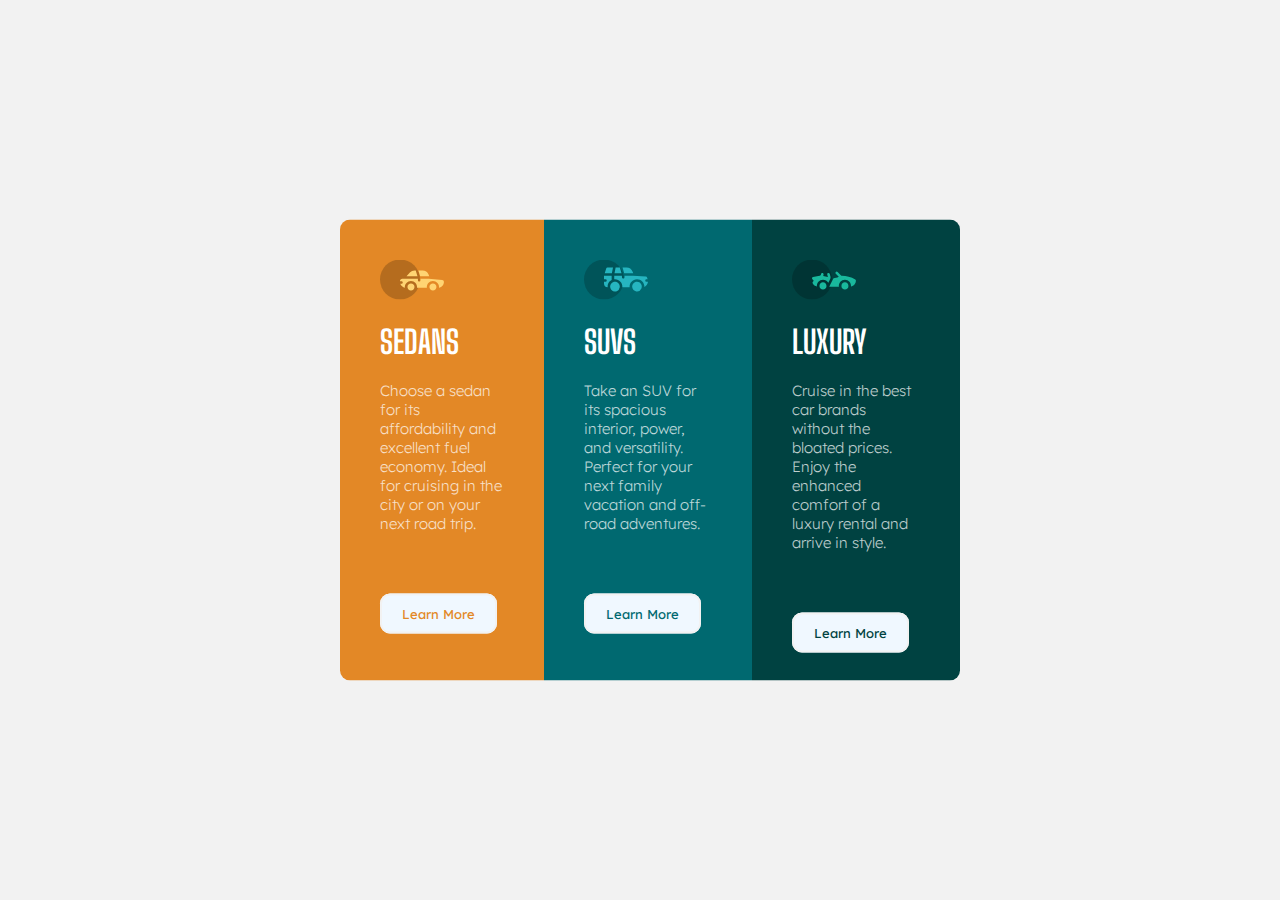
<file: fementor-newbie-github/3-column-preview-card-component-main/index.html>
<!DOCTYPE html>
<html lang="en">
  <head>
    <meta charset="UTF-8" />
    <meta name="viewport" content="width=device-width, initial-scale=1.0" />
    <!-- displays site properly based on user's device -->

    <link
      rel="icon"
      type="image/png"
      sizes="32x32"
      href="./images/favicon-32x32.png"
    />
    <link rel="stylesheet" href="style.css" />

    <title>Frontend Mentor | 3-column preview card component</title>

    <!-- Feel free to remove these styles or customise in your own stylesheet 👍 -->
    
    </style>
  </head>
  <body>
    <div class="container">
      <div class="container-1">
        <img src="images/icon-sedans.svg" alt="" />
        <h1>Sedans</h1>
        <p>
          Choose a sedan for its affordability and excellent fuel economy. Ideal
          for cruising in the city or on your next road trip.
        </p>
        <a href="">Learn More</a>
      </div>

      <div class="container-2">
        <img src="images/icon-suvs.svg" alt="" />
        <h1>SUVs</h1>
        <p>
          Take an SUV for its spacious interior, power, and versatility. Perfect
          for your next family vacation and off-road adventures.
        </p>
        <a href="">Learn More</a>
      </div>

      <div class="container-3">
        <img src="images/icon-luxury.svg" alt="" />
        <h1>Luxury</h1>
        <p>
          Cruise in the best car brands without the bloated prices. Enjoy the
          enhanced comfort of a luxury rental and arrive in style.
        </p>
        <a href="">Learn More</a>
      </div>
    </div>
  </body>
</html>
</file>
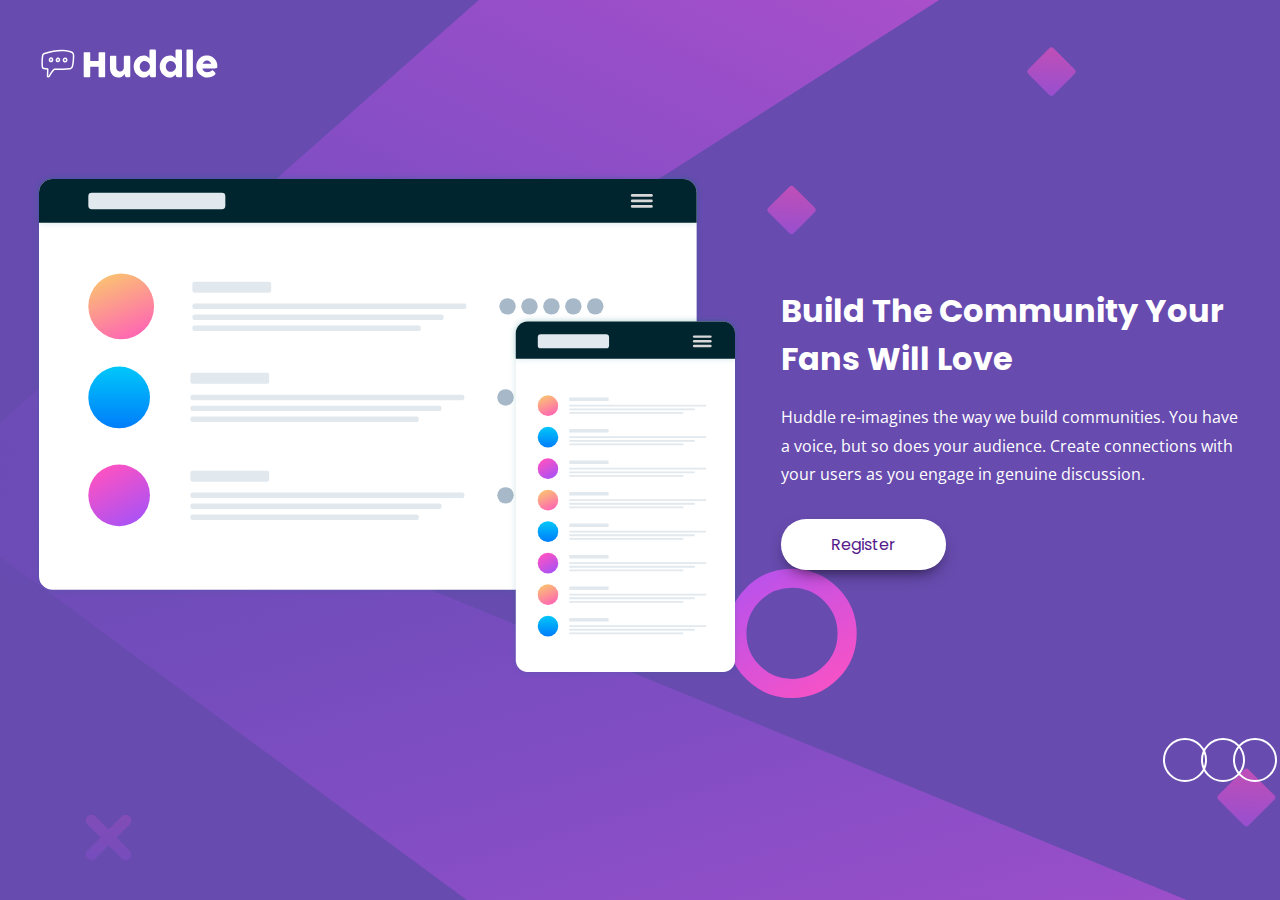
<file: fementor-newbie-github/huddle-landing-page-with-single-introductory-section-master/index.html>
<!DOCTYPE html>
<html lang="en">
  <head>
    <meta charset="UTF-8" />
    <meta name="viewport" content="width=device-width, initial-scale=1.0" />
    <!-- displays site properly based on user's device -->

    <link
      rel="icon"
      type="image/png"
      sizes="32x32"
      href="./images/favicon-32x32.png"
    />
    <link rel="stylesheet" href="style.css" />
    <link
      rel="stylesheet"
      href="https://cdnjs.cloudflare.com/ajax/libs/font-awesome/6.7.1/css/all.min.css"
      integrity="sha512-5Hs3dF2AEPkpNAR7UiOHba+lRSJNeM2ECkwxUIxC1Q/FLycGTbNapWXB4tP889k5T5Ju8fs4b1P5z/iB4nMfSQ=="
      crossorigin="anonymous"
      referrerpolicy="no-referrer"
    />
    <title>
      Frontend Mentor | Huddle landing page with single introductory section
    </title>

    <!-- Feel free to remove these styles or customise in your own stylesheet 👍 -->
    <style>
      .attribution {
        font-size: 11px;
        text-align: center;
      }
      .attribution a {
        color: hsl(228, 45%, 44%);
      }
    </style>
  </head>
  <body>
    <div class="container">
      <div class="wrapper">
        <div class="header">
          <img src="images/logo.svg" alt="" />
        </div>
        <div class="main">
          <div class="hero-img">
            <img src="images/illustration-mockups.svg" alt="" />
          </div>
          <div class="hero-text">
            <h1>Build The Community Your Fans Will Love</h1>
            <p>
              Huddle re-imagines the way we build communities. You have a voice,
              but so does your audience. Create connections with your users as
              you engage in genuine discussion.
            </p>
            <a href="">Register</a>
          </div>
        </div>
        <div class="button">
          <a href=""> <i class="fa-brands fa-facebook-f"></i></a>
          <a href="#"><i class="fa-brands fa-twitter"></i></a>
          <a href="#"><i class="fa-brands fa-instagram"></i></a>
        </div>
      </div>
    </div>
  </body>
</html>
</file>
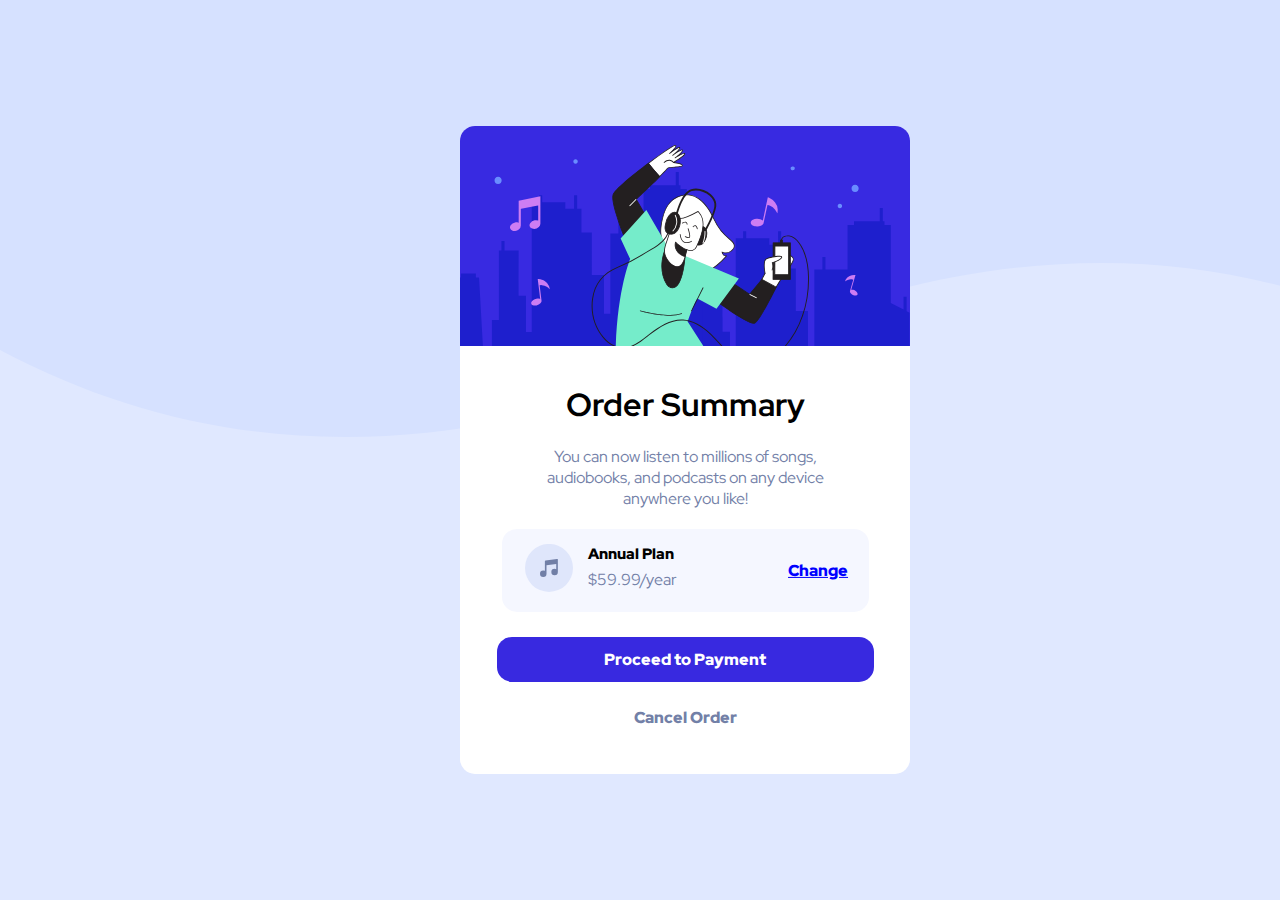
<file: fementor-newbie-github/order-summary-luyen-tap-3/index.html>
<!DOCTYPE html>
<html lang="en">
  <head>
    <meta charset="UTF-8" />
    <meta name="viewport" content="width=device-width, initial-scale=1.0" />
    <!-- displays site properly based on user's device -->

    <link
      rel="icon"
      type="image/png"
      sizes="32x32"
      href="./images/favicon-32x32.png"
    />
    <link rel="stylesheet" href="style.css" />

    <title>Frontend Mentor | Order summary card</title>

    <!-- Feel free to remove these styles or customise in your own stylesheet 👍 -->
    <style>
      .attribution {
        font-size: 11px;
        text-align: center;
      }
      .attribution a {
        color: hsl(228, 45%, 44%);
      }
    </style>
  </head>
  <body>
    <div class="container">
      <img src="images/illustration-hero.svg" alt="" />
      <div class="text-content">
        <div class="text-header"><h1>Order Summary</h1></div>
        <div class="text-paragrap">
          <p>
            You can now listen to millions of songs, audiobooks, and podcasts on
            any device anywhere you like!
          </p>
        </div>

        <div class="box-1">
          <div class="text-box-left">
            <div class="icon"><img src="images/icon-music.svg" alt="" /></div>
            <div class="text-left">
              <h1>Annual Plan</h1>
              <p>$59.99/year</p>
            </div>
          </div>
          <a href="#">Change</a>
        </div>

        <a href="#" class="proceed-btn">Proceed to Payment</a>
        <a href="#" class="cancel-btn">Cancel Order</a>
      </div>
    </div>
  </body>
</html>
</file>
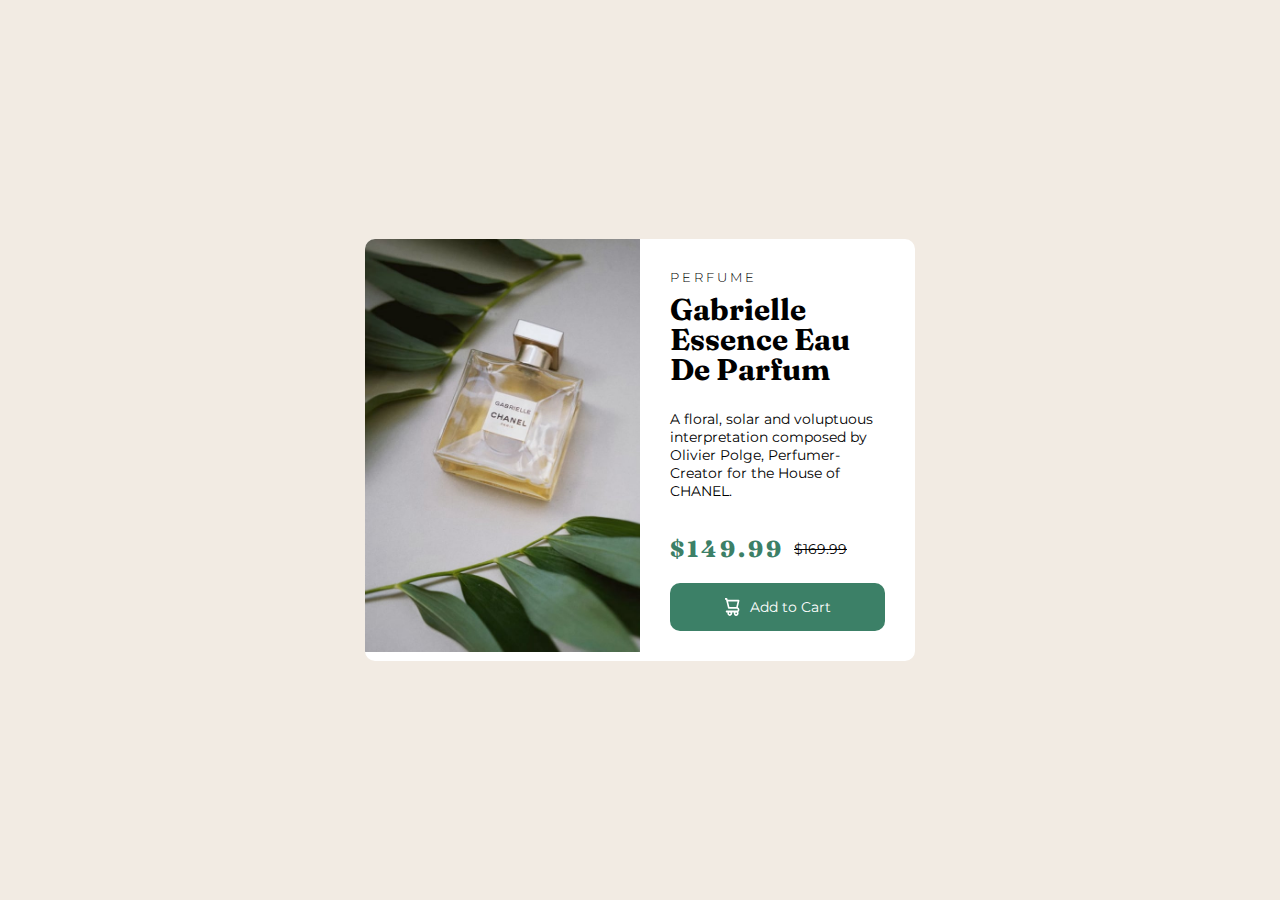
<file: fementor-newbie-github/product-preview-card-component-main/index.html>
<!DOCTYPE html>
<html lang="en">
  <head>
    <meta charset="UTF-8" />
    <meta name="viewport" content="width=device-width, initial-scale=1.0" />
    <!-- displays site properly based on user's device -->

    <link
      rel="icon"
      type="image/png"
      sizes="32x32"
      href="./images/favicon-32x32.png"
    />
    <link rel="stylesheet" href="style.css" />

    <title>Frontend Mentor | Product preview card component</title>

    <!-- Feel free to remove these styles or customise in your own stylesheet 👍 -->
    <style>
      .attribution {
        font-size: 11px;
        text-align: center;
      }
      .attribution a {
        color: hsl(228, 45%, 44%);
      }
    </style>
  </head>
  <body>
    <div class="container">
      <div class="grid">
        <div class="img">
          <img src="images/image-product-desktop.jpg" alt="" />
        </div>
        <div class="content">
          <h1>Perfume</h1>
          <h2>Gabrielle Essence Eau De Parfum</h2>
          <p>
            A floral, solar and voluptuous interpretation composed by Olivier
            Polge, Perfumer-Creator for the House of CHANEL.
          </p>
          <div class="price">
            <h1>$149.99</h1>
            <p>$169.99</p>
          </div>
          <a href="" class="checkout"
            ><img class="icon" src="images/icon-cart.svg" alt="" /> Add to
            Cart</a
          >
        </div>
      </div>
    </div>
  </body>
</html>
</file>
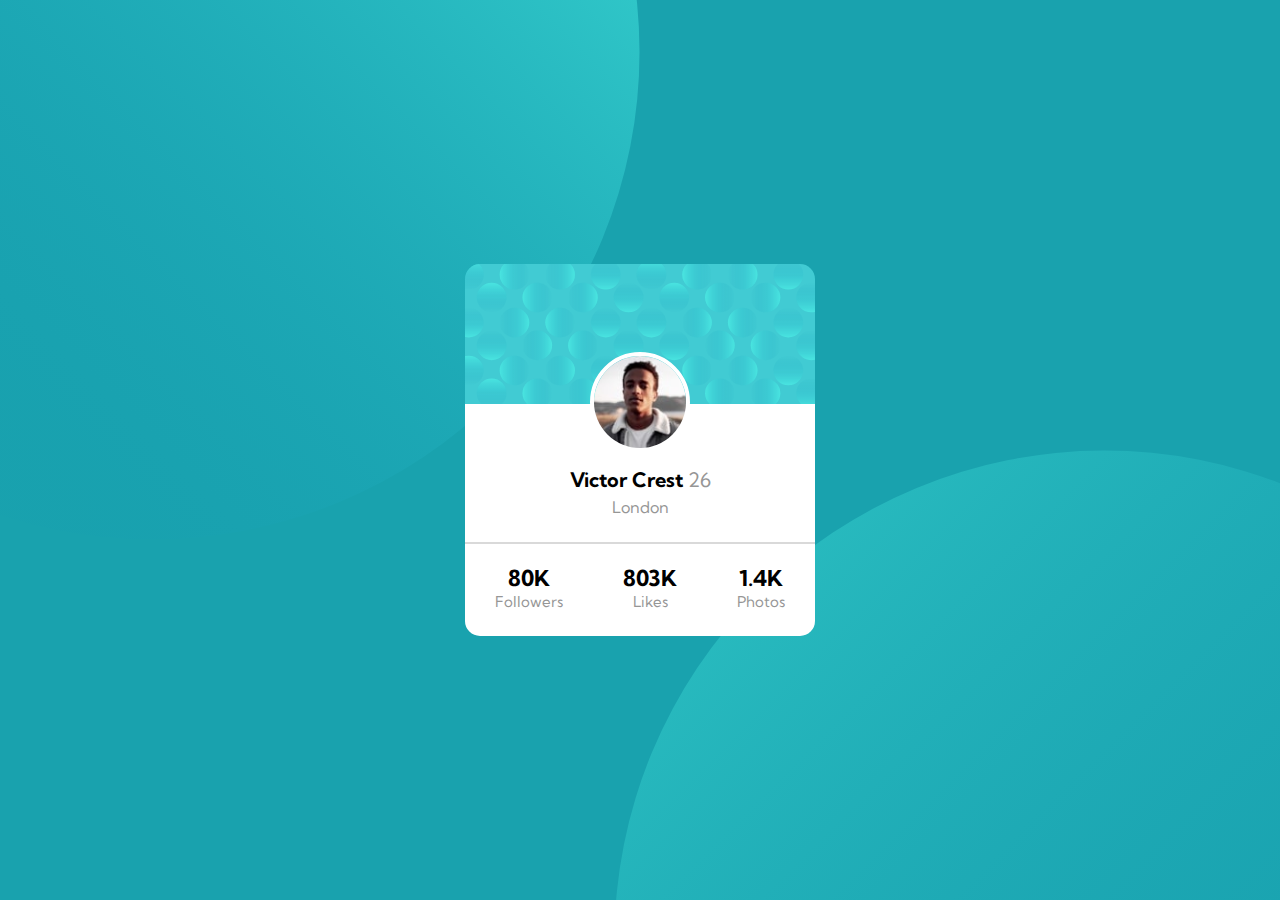
<file: fementor-newbie-github/profile-card-component-main/index.html>
<!DOCTYPE html>
<html lang="en">
  <head>
    <meta charset="UTF-8" />
    <meta name="viewport" content="width=device-width, initial-scale=1.0" />
    <!-- displays site properly based on user's device -->

    <link
      rel="icon"
      type="image/png"
      sizes="32x32"
      href="./images/favicon-32x32.png"
    />
    <link rel="stylesheet" href="style.css" />

    <title>Frontend Mentor | Profile card component</title>

    <!-- Feel free to remove these styles or customise in your own stylesheet 👍 -->
    <style>
      .attribution {
        font-size: 11px;
        text-align: center;
      }
      .attribution a {
        color: hsl(228, 45%, 44%);
      }
    </style>
  </head>
  <body>
    <div class="container">
      <img src="images/bg-pattern-card.svg" alt="" />
      <div class="container-content">
        <img class="avt" src="images/image-victor.jpg" alt="" />

        <div class="text-avt">
          <h1>Victor Crest <span>26</span></h1>
          <p>London</p>
        </div>
        <div class="footer">
          <div class="num-1">
            <h1>80K</h1>
            <p>Followers</p>
          </div>
          <div class="num-2">
            <h1>803K</h1>
            <p>Likes</p>
          </div>
          <div class="num-3">
            <h1>1.4K</h1>
            <p>Photos</p>
          </div>
        </div>
      </div>
    </div>
  </body>
</html>
</file>
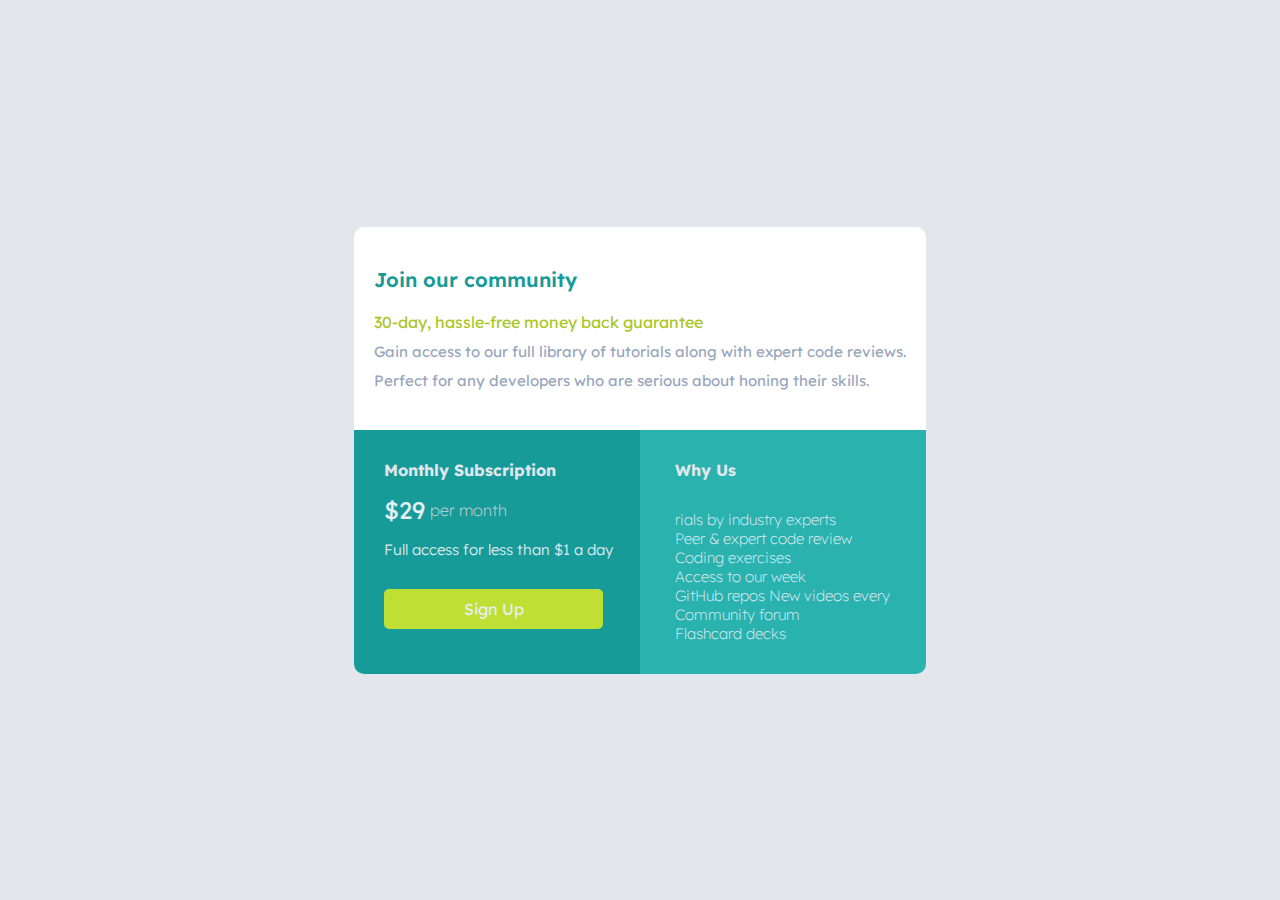
<file: fementor-newbie-github/single-price-flexbox-component-master/index.html>
<!DOCTYPE html>
<html lang="en">
  <head>
    <meta charset="UTF-8" />
    <meta name="viewport" content="width=device-width, initial-scale=1.0" />
    <!-- displays site properly based on user's device -->

    <link
      rel="icon"
      type="image/png"
      sizes="32x32"
      href="./images/favicon-32x32.png"
    />
    <link rel="stylesheet" href="style.css" />

    <title>Frontend Mentor | Single Price Grid Component</title>

    <!-- Feel free to remove these styles or customise in your own stylesheet 👍 -->
    <style>
      .attribution {
        font-size: 11px;
        text-align: center;
      }
      .attribution a {
        color: hsl(228, 45%, 44%);
      }
    </style>
  </head>
  <body>
    <div class="container">
      <div class="content-1">
        <h1>Join our community</h1>
        <span> 30-day, hassle-free money back guarantee</span>
        <ul>
          Gain access to our full library of tutorials along with expert code
          reviews.
        </ul>
        <ul>
          Perfect for any developers who are serious about honing their skills.
        </ul>
      </div>

      <div class="content-2">
        <div class="content-left">
          <h1>Monthly Subscription</h1>
          <h2>&dollar;29 <span>per month</span></h2>
          <p>Full access for less than &dollar;1 a day</p>
          <a href="">Sign Up</a>
        </div>
        <div class="content-right">
          <h1>Why Us</h1>

          <ul>
            rials by industry experts
          </ul>
          <ul>
            Peer &amp; expert code review
          </ul>
          <ul>
            Coding exercises
          </ul>
          <ul>
            Access to our week
          </ul>
          <ul>
            GitHub repos New videos every
          </ul>
          <ul>
            Community forum
          </ul>
          <ul>
            Flashcard decks
          </ul>
        </div>
      </div>
    </div>
  </body>
</html>
</file>
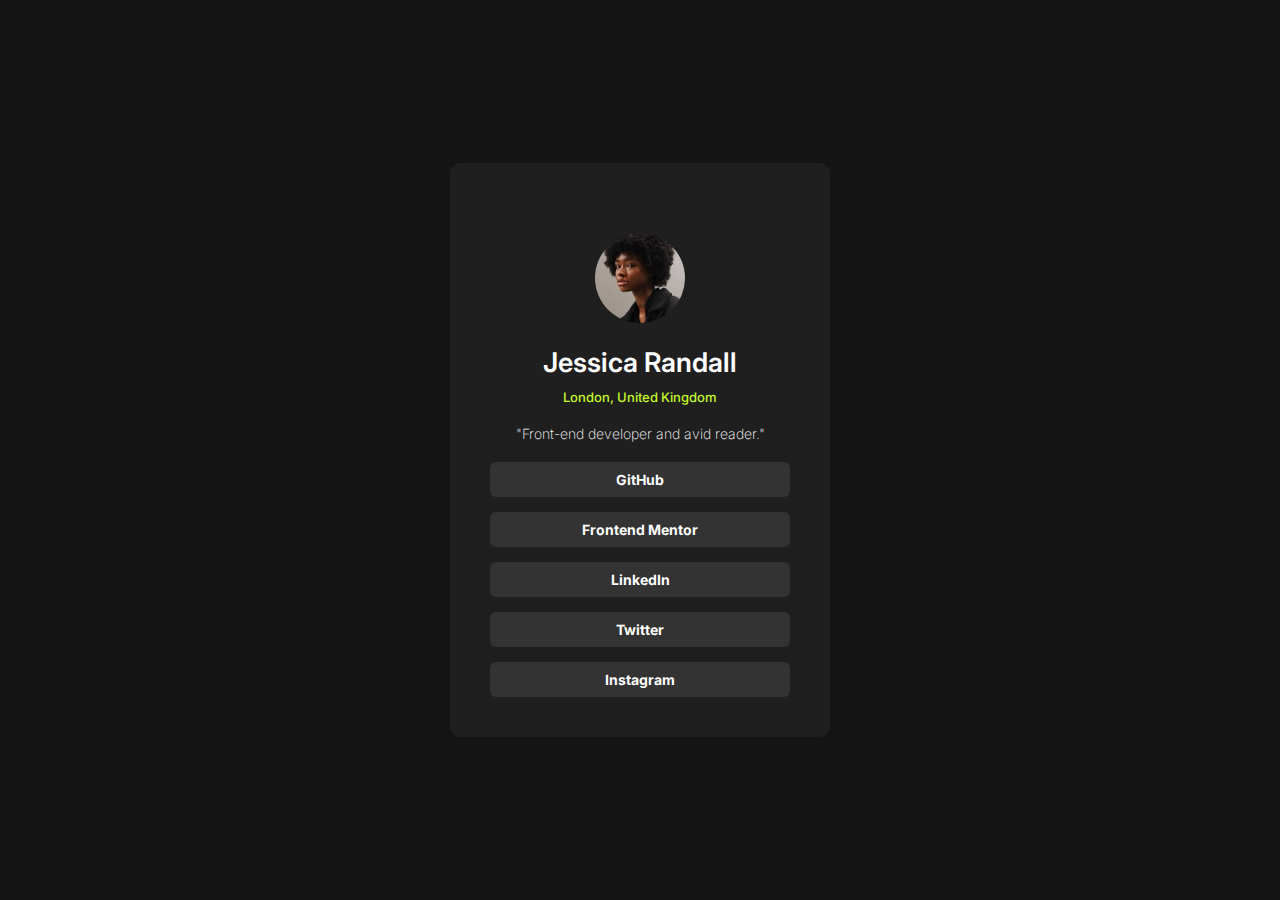
<file: fementor-newbie-github/social-links-profile-main/index.html>
<!DOCTYPE html>
<html lang="en">
  <head>
    <meta charset="UTF-8" />
    <meta name="viewport" content="width=device-width, initial-scale=1.0" />
    <!-- displays site properly based on user's device -->

    <link
      rel="icon"
      type="image/png"
      sizes="32x32"
      href="./assets/images/favicon-32x32.png"
    />
    <link rel="stylesheet" href="style.css" />

    <title>Frontend Mentor | Social links profile</title>

    <!-- Feel free to remove these styles or customise in your own stylesheet 👍 -->
    <style>
      .attribution {
        font-size: 11px;
        text-align: center;
      }
      .attribution a {
        color: hsl(228, 45%, 44%);
      }
    </style>
  </head>
  <body>
    <div class="container">
      <div class="box">
        <div class="img">
          <img src="assets/images/avatar-jessica.jpeg" alt="" />
        </div>
        <div class="header">
          <h1>Jessica Randall</h1>
          <h2>London, United Kingdom</h2>
          <p>"Front-end developer and avid reader."</p>
        </div>
        <div class="flex">
          <div class="b1"><a href="">GitHub</a></div>
          <div class="b2"><a href="">Frontend Mentor</a></div>
          <div class="b3"><a href="">LinkedIn</a></div>
          <div class="b4"><a href="">Twitter</a></div>
          <div class="b5"><a href="">Instagram</a></div>
        </div>
      </div>
    </div>
  </body>
</html>
</file>
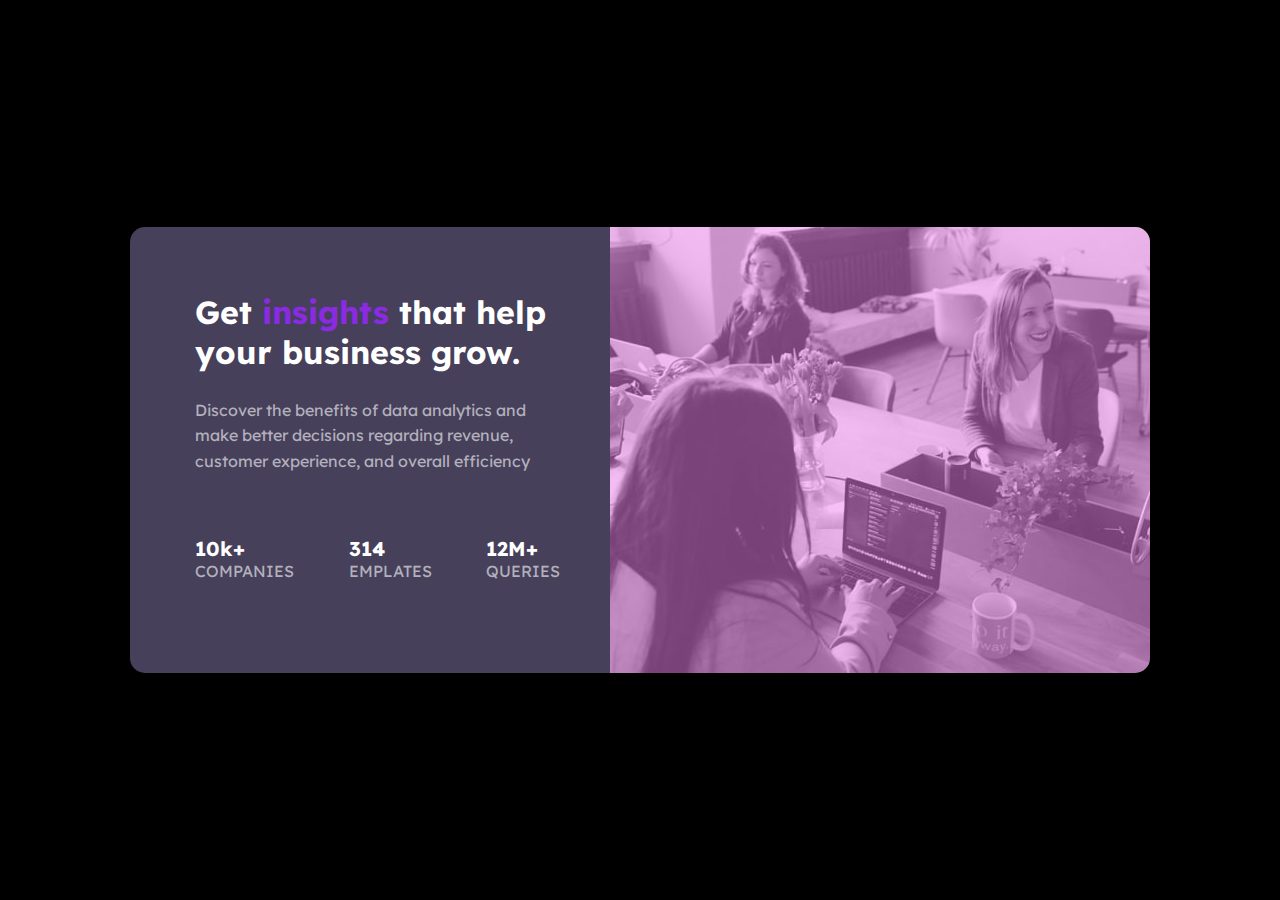
<file: fementor-newbie-github/stats-preview-card-component-main/index.html>
<!DOCTYPE html>
<html lang="en">
  <head>
    <meta charset="UTF-8" />
    <meta name="viewport" content="width=device-width, initial-scale=1.0" />
    <!-- displays site properly based on user's device -->

    <link
      rel="icon"
      type="image/png"
      sizes="32x32"
      href="./images/favicon-32x32.png"
    />

    <link rel="stylesheet" href="style.css" />

    <title>Frontend Mentor | Stats preview card component</title>

    <!-- Feel free to remove these styles or customise in your own stylesheet 👍 -->
    <style>
      .attribution {
        font-size: 11px;
        text-align: center;
      }
      .attribution a {
        color: hsl(228, 45%, 44%);
      }
    </style>
  </head>
  <body>
    <div class="container">
      <div class="imgg">
        <img src="images/image-header-desktop.jpg" alt="" />
      </div>
      <div class="container-content">
        <div class="content-left">
          <h1>Get <span>insights</span> that help your business grow.</h1>
          <p1>
            Discover the benefits of data analytics and make better decisions
            regarding revenue, customer experience, and overall efficiency
          </p1>
          <div class="content-left-bottom">
            <div class="left">
              <h>10k+</h>
              <p>COMPANIES</p>
            </div>
            <div class="center">
              <h>314</h>
              <p>EMPLATES</p>
            </div>
            <div class="right">
              <h>12M+</h>
              <p>QUERIES</p>
            </div>
          </div>
        </div>
      </div>
    </div>
  </body>
</html>
</file>
<file: fementor-newbie-github/3-column-preview-card-component-main/style.css>
@import url("https://fonts.googleapis.com/css2?family=Lexend+Deca:wght@100..900&display=swap");
@import url("https://fonts.googleapis.com/css2?family=Big+Shoulders+Display:wght@100..900&family=Lexend+Deca:wght@100..900&display=swap");

:root {
  --Bright-orange: hsl(31, 77%, 52%);
  --Dark-cyan: hsl(184, 100%, 22%);
  --Very-dark-cyan: hsl(179, 100%, 13%);
  --Transparent-white-paragraphs: hsla(0, 0%, 100%, 0.75);
  --Very-light-gray-background-headings-buttons: hsl(0, 0%, 95%);
}

* {
  box-sizing: border-box;
  padding: 0;
  margin: 0;
}

body {
  font-family: "Big Shoulders Display", sans-serif;
  min-height: 100vh;
  display: flex;
  position: relative;
  background-color: hsl(0, 0%, 95%);
}

.container {
  position: absolute;
  top: 50%;
  left: 50%;
  transform: translate(-50%, -50%);
  max-width: 960px;
  display: flex;
  margin: 0 10px;
  border-radius: 10px;
  overflow: hidden;
}

.container-1,
.container-2,
.container-3 {
  padding: 40px;
}

.container-1 {
  background-color: hsl(31, 77%, 52%);
}

.container-2 {
  background-color: hsl(184, 100%, 22%);
}

.container-3 {
  background-color: hsl(179, 100%, 13%);
}

.container h1 {
  color: white;
  font-weight: 700;
  text-transform: uppercase;
  margin: 20px 0;
}

.container p {
  color: hsla(0, 0%, 100%, 0.75);
  font-family: "Lexend Deca", serif;
  font-weight: 250;
  font-size: 15px;
  margin: 0 0 70px 0;
}

.container a {
  border-radius: 10px;
  overflow: hidden;
  text-decoration: none;
  /* font-weight: 500; */
  /* color: hsl(0, 0%, 95%); */
  background-color: aliceblue;
  padding: 10px 20px;
  font-family: "Lexend Deca", serif;
  font-size: 13px;
  border: 2px solid hsl(0, 0%, 95%);
  /* display: block; */
  /* margin-bottom: 5%; */
}

.container-1 a {
  color: hsl(31, 77%, 52%);
}

.container-2 a {
  color: hsl(184, 100%, 22%);
}

.container-3 a {
  color: hsl(179, 100%, 13%);
}

.container a:hover {
  color: hsl(0, 0%, 95%);
  background-color: transparent;
}
</file>
<file: fementor-newbie-github/huddle-landing-page-with-single-introductory-section-master/style.css>
@import url("https://fonts.googleapis.com/css2?family=Big+Shoulders+Display&family=Karla:ital,wght@0,200..800;1,200..800&family=Kumbh+Sans:wght@100..900&family=Lexend+Deca:wght@100..900&family=Poppins:ital,wght@0,100;0,200;0,300;0,400;0,500;0,600;0,700;0,800;0,900;1,100;1,200;1,300;1,400;1,500;1,600;1,700;1,800;1,900&display=swap");

@import url("https://fonts.googleapis.com/css2?family=Big+Shoulders+Display&family=Karla:ital,wght@0,200..800;1,200..800&family=Kumbh+Sans:wght@100..900&family=Lexend+Deca:wght@100..900&family=Open+Sans:ital,wght@0,300..800;1,300..800&family=Poppins:ital,wght@0,100;0,200;0,300;0,400;0,500;0,600;0,700;0,800;0,900;1,100;1,200;1,300;1,400;1,500;1,600;1,700;1,800;1,900&display=swap");

:root {
  --Violet: hsl(257, 40%, 49%);
  --Soft-Magenta: hsl(300, 69%, 71%);
}

* {
  padding: 0;
  margin: 0;
  box-sizing: border-box;
}

body {
  background-image: url(images/bg-desktop.svg);
  background-color: hsl(257, 40%, 49%);
  background-repeat: no-repeat;
  font-family: "Poppins", sans-serif;
  min-height: 100vh;
  background-size: cover;
}

.container {
  max-width: 1320px;
  margin: 0 auto;
  height: 100vh;
}

.wrapper {
  height: 90%;
  display: flex;
  flex-direction: column;
  justify-content: space-between;
  padding: 40px 0;
  margin: 0 2rem;
}

.header img {
  width: 190px;
  padding-bottom: 20px;
}

.main {
  display: flex;
  align-items: center;
  gap: 40px;
}

.hero-text h1 {
  color: #fff;
  font-family: "Poppins", sans-serif;
  margin-bottom: 20px;
}

.hero-text p {
  font-family: "Open Sans", sans-serif;
  color: #fff;
  line-height: 1.8;
  margin-bottom: 30px;
}

.hero-text a {
  display: inline-block;
  text-decoration: none;
  background-color: #fff;
  padding: 13px 50px;
  border-radius: 25px;
  box-shadow: 0 8px 17px -8px rgba(0, 0, 0, 0.8);
  transition: all 0.3s ease;
}

.hero-text a:hover {
  background-color: hsl(300, 69%, 71%);
  color: white;
}

.button {
  text-align: right;
}

.button a i {
  color: #fff;
  font-size: 18px;
  position: relative;
}

.button a:not(:first-child) {
  margin-left: 2rem;
}

.button a i::after {
  content: "";
  position: absolute;
  height: 40px;
  width: 40px;
  border: 2px solid #fff;
  border-radius: 50%;
  left: -15px;
  bottom: -13px;
}

.button a:nth-child(2) {
  margin-left: 2.4rem;
}

.button a:hover i {
  color: hsl(300, 69%, 71%);
}

.button a i:hover::after {
  border-color: hsl(300, 69%, 71%);
}
</file>
<file: fementor-newbie-github/order-summary-luyen-tap-3/style.css>
@import url("https://fonts.googleapis.com/css2?family=Red+Hat+Display:ital,wght@0,300..900;1,300..900&display=swap");

:root {
  --color: hsl(225, 100%, 94%);
  --color: hsl(245, 75%, 52%);
  --color: hsl(225, 100%, 98%);
  --color: hsl(224, 23%, 55%);
  --color: hsl(223, 47%, 23%);
}

* {
  padding: 0;
  margin: 0;
  box-sizing: border-box;
}

body {
  font-family: "Red Hat Display", sans-serif;
  background-image: url(images/pattern-background-desktop.svg);
  background-color: hsl(225, 100%, 94%);
  background-repeat: no-repeat;
  min-height: 100vh;
  position: relative;
}

.text-content {
  padding: 7%;
}
.container {
  position: absolute;
  max-width: 450px;
  top: 50%;
  left: 50%;
  transform: translate(-40%, -50%);
  background-color: white;
  text-align: center;
  border-radius: 15px;
  overflow: hidden;
}

.text-header {
  color: black;
  font-weight: 900;
  margin-bottom: 20px;
}

.text-paragrap {
  color: hsl(224, 23%, 55%);
  margin: 0 20px;
  margin-bottom: 20px;
}

.box-1 {
  background-color: hsl(225, 100%, 98%);
  border-radius: 15px;
  margin: 0 10px;
  display: flex;
  align-items: center;
  justify-content: space-between;
  padding: 4%;
  margin-bottom: 25px;
}

.text-box-left {
  display: flex;
  margin-left: 8px;
}

.text-left {
  margin-left: 15px;
  text-align: left;
}

.text-left h1 {
  font-size: 15px;
  margin-bottom: 5px;
  font-weight: 900;
}

.text-left p {
  color: hsl(224, 23%, 55%);
}

.box-1 a {
  margin-right: 5px;
  color: blue;
  font-weight: 900;
}

.box-1 a:hover {
  color: aquamarine;
  font-weight: 900;
  text-decoration: none;
}

.proceed-btn {
  display: block;
  text-decoration: none;
  color: white;
  background-color: hsl(245, 75%, 52%);
  font-weight: 900;
  border-radius: 15px;
  padding: 3%;
  margin: 0 5px;
  margin-bottom: 25px;
}

.proceed-btn:hover {
  background-color: aquamarine;
}

.cancel-btn {
  text-decoration: none;
  font-weight: 900;
  color: hsl(224, 23%, 55%);
  margin-bottom: 15px;
  display: block;
}

.cancel-btn:hover {
  color: aquamarine;
}
</file>
<file: fementor-newbie-github/product-preview-card-component-main/style.css>
@import url("https://fonts.googleapis.com/css2?family=Big+Shoulders+Display&family=Karla:ital,wght@0,200..800;1,200..800&family=Kumbh+Sans:wght@100..900&family=Lexend+Deca:wght@100..900&family=Montserrat:ital,wght@0,100..900;1,100..900&family=Open+Sans:ital,wght@0,300..800;1,300..800&family=Poppins:ital,wght@0,100;0,200;0,300;0,400;0,500;0,600;0,700;0,800;0,900;1,100;1,200;1,300;1,400;1,500;1,600;1,700;1,800;1,900&display=swap");

@import url("https://fonts.googleapis.com/css2?family=Big+Shoulders+Display&family=Fraunces:ital,opsz,wght@0,9..144,100..900;1,9..144,100..900&family=Karla:ital,wght@0,200..800;1,200..800&family=Kumbh+Sans:wght@100..900&family=Lexend+Deca:wght@100..900&family=Montserrat:ital,wght@0,100..900;1,100..900&family=Open+Sans:ital,wght@0,300..800;1,300..800&family=Poppins:ital,wght@0,100;0,200;0,300;0,400;0,500;0,600;0,700;0,800;0,900;1,100;1,200;1,300;1,400;1,500;1,600;1,700;1,800;1,900&display=swap");

/* font-family: "Montserrat", sans-serif;
font-family: "Fraunces", serif; */

:root {
  --Dark-cyan: hsl(158, 36%, 37%);
  --Cream: hsl(30, 38%, 92%);
  --Very-darkblue: hsl(212, 21%, 14%);
  --Darkgrayishblue: hsl(228, 12%, 48%);
  --White: hsl(0, 0%, 100%);
}

* {
  padding: 0;
  margin: 0;
  box-sizing: border-box;
}

body {
  background-color: hsl(30, 38%, 92%);
  min-height: 100vh;
  font-size: 14px;
  font-family: "Montserrat", sans-serif;
  display: flex;
  align-items: center;
  justify-content: center;
}

.container {
  max-width: 550px;
  margin: 0 auto;
}

.grid {
  display: grid;
  grid-template-columns: 1fr 1fr;
  background-color: hsl(0, 0%, 100%);
  border-radius: 10px;
  overflow: hidden;
}

.content {
  padding: 20px;
  margin: 10px;
}
.content h1 {
  font-weight: 300;
  margin-bottom: 10px;
  font-size: 13px;
  /* font-family: "Montserrat", sans-serif; */
  text-transform: uppercase;
  letter-spacing: 3px;
}

.content h2 {
  font-family: "Fraunces", serif;
  font-size: 30px;
  line-height: 1;
  margin-bottom: 25px;
}

.content p {
  margin-bottom: 25px;
}

.price {
  display: flex;
  align-items: center;
}

.price h1 {
  color: hsl(158, 36%, 37%);
  font-size: 23px;
  font-weight: 800;
  font-family: "Fraunces", serif;
}

.price p {
  text-decoration: line-through;
  font-size: 14px;
  margin-left: 10px;
  margin-top: 15px;
}

.img img {
  max-width: 100%;
  /* height: 50%; */
}

.checkout {
  text-decoration: none;
  background-color: hsl(158, 36%, 37%);
  display: flex;
  justify-content: center;
  padding: 15px;
  border-radius: 10px;
  overflow: hidden;
  color: hsl(0, 0%, 100%);
}

.icon {
  margin-right: 10px;
}

.checkout:hover {
  background-color: hsl(158, 85%, 8%);
}
</file>
<file: fementor-newbie-github/profile-card-component-main/style.css>
@import url("https://fonts.googleapis.com/css2?family=Big+Shoulders+Display&family=Kumbh+Sans:wght@100..900&family=Lexend+Deca:wght@100..900&display=swap");

:root {
  --Dark-cyan: hsl(185, 75%, 39%);
  --Very-dark-desaturated-blue: hsl(229, 23%, 23%);
  --Dark-grayish-blue: hsl(227, 10%, 46%);
  --Dark-gray: hsl(0, 0%, 59%);
}

* {
  padding: 0;
  margin: 0;
  box-sizing: border-box;
}

body {
  font-family: "Kumbh Sans", sans-serif;
  min-height: 100vh;
  /* text-align: center; */
  display: flex;
  align-items: center;
  /* font-size: 15px; */
  background-color: hsl(185, 75%, 39%);
  background-image: url(images/bg-pattern-top.svg),
    url(images/bg-pattern-bottom.svg);
  background-repeat: no-repeat, no-repeat;
  background-position: right 50vw bottom 40vh, left 48vw top 50vh;
}

.container {
  max-width: 420;
  margin: 0 auto;
  border-radius: 15px;
  overflow: hidden;
}

.container img {
  /* display: block; */
  margin-bottom: -4px;
}
.avt {
  height: 100px;
  width: 100px;
  border-radius: 50%;
  overflow: hidden;
  /* align-items: center; */
  /* justify-content: center; */
  margin: auto;
  border: 4px solid #fff;
  margin-top: -52px;
}

.text-avt h1 {
  font-size: 20px;
  margin: 15px 0 5px 0;
}

.text-avt span {
  color: hsl(0, 0%, 59%);
  font-weight: 400;
}

.text-avt p {
  color: hsl(0, 0%, 59%);
  margin-bottom: 25px;
}

.container-content {
  text-align: center;
  background-color: #fff;
}

.footer {
  display: flex;
  justify-content: space-around;
  font-size: 15px;
  border-top: 2px solid hsl(0, 0%, 85%);
  padding-bottom: 7%;
  padding-top: 20px;
}

.footer h1 {
  font-size: 22px;
}

.footer p {
  color: hsl(0, 0%, 59%);
}
</file>
<file: fementor-newbie-github/single-price-flexbox-component-master/style.css>
@import url("https://fonts.googleapis.com/css2?family=Big+Shoulders+Display&family=Karla:ital,wght@0,200..800;1,200..800&family=Kumbh+Sans:wght@100..900&family=Lexend+Deca:wght@100..900&display=swap");

:root {
  --Cyan: hsl(179, 62%, 43%);
  --Bright-Yellow: hsl(71, 73%, 54%);
  --Light-Gray: hsl(204, 43%, 93%);
  --Grayish-Blue: hsl(218, 22%, 67%);
}

* {
  padding: 0;
  margin: 0;
  box-sizing: border-box;
}

body {
  font-family: "Lexend Deca", serif;
  background-color: hsl(216, 21%, 91%);
  min-height: 100vh;
  display: flex;
  align-items: center;
}

.container {
  max-width: 700px;
  margin: 0 auto;
  border-radius: 10px;
  overflow: hidden;
}

.content-1 {
  background-color: #fff;
  padding: 20px;
  padding-bottom: 30px;
}

.content-1 h1 {
  font-size: 20px;
  color: hsl(179, 74%, 35%);
  font-weight: 600;
  padding: 20px 0;
}

.content-1 span {
  color: hsl(71, 69%, 46%);
  margin-bottom: 10px;
}

.content-1 ul {
  color: hsl(218, 22%, 67%);
  margin: 10px 0;
  font-size: 15px;
}

.content-2 {
  display: flex;
  /* text-align: left; */
  /* align-items: baseline; */
  width: 100%;
}

.content-left {
  background-color: hsl(179, 74%, 35%);
  /* width: calc(max-width/2); */
  padding: 15px;
  width: 50%;
  /* text-align: center; */
  padding-left: 30px;
}

.content-left h1 {
  font-size: 16px;
  color: hsl(216, 21%, 91%);
  padding: 15px 0;
}

.content-left h2 {
  color: hsl(204, 43%, 93%);
  font-weight: 400;
  display: flex;
  align-items: center;
}

.content-left span {
  font-size: 16px;
  color: hsl(213, 13%, 83%);
  font-weight: 200;
  margin-left: 5px;
}

.content-left p {
  color: hsl(204, 43%, 91%);
  font-size: 15px;
  font-weight: 300;
  padding-top: 15px;
  margin-bottom: 30px;
}

.content-left a {
  text-decoration: none;
  color: hsl(204, 43%, 93%);
  display: flex;
  justify-content: center;
  background-color: hsl(71, 73%, 54%);
  margin-right: 22px;
  padding: 10px;
  border-radius: 5px;
  margin-bottom: 30px;
}
.content-right {
  width: 50%;
  background-color: hsl(179, 62%, 43%);
  padding-left: 35px;
}

.content-right h1 {
  font-size: 16px;
  color: hsl(216, 21%, 91%);
  padding: 30px 0;
}

.content-right ul {
  color: hsl(204, 43%, 91%);
  font-weight: 200;
  font-size: 15px;
}
</file>
<file: fementor-newbie-github/social-links-profile-main/style.css>
@import url("https://fonts.googleapis.com/css2?family=Big+Shoulders+Display&family=Fraunces:ital,opsz,wght@0,9..144,100..900;1,9..144,100..900&family=Inter:ital,opsz,wght@0,14..32,100..900;1,14..32,100..900&family=Karla:ital,wght@0,200..800;1,200..800&family=Kumbh+Sans:wght@100..900&family=Lexend+Deca:wght@100..900&family=Montserrat:ital,wght@0,100..900;1,100..900&family=Open+Sans:ital,wght@0,300..800;1,300..800&family=Poppins:ital,wght@0,100;0,200;0,300;0,400;0,500;0,600;0,700;0,800;0,900;1,100;1,200;1,300;1,400;1,500;1,600;1,700;1,800;1,900&display=swap");

/* font-family: "Inter", sans-serif; */

:root {
  --Green: hsl(75, 94%, 57%);

  --Whit-: hsl(0, 0%, 100%);

  --Grey-700: hsl(0, 0%, 20%);
  --Grey-800: hsl(0, 0%, 12%);
  --Grey-900: hsl(0, 0%, 8%);
}

* {
  padding: 0;
  margin: 0;
  box-sizing: border-box;
}

body {
  background-color: hsl(0, 0%, 8%);
  font-family: "Inter", sans-serif;
  min-height: 100vh;
  display: flex;
  align-items: center;
  justify-content: center;
  font-size: 14px;
}

.container {
  max-width: 600px;
}

.box {
  background-color: hsl(0, 0%, 12%);
  padding: 20px;
  display: flex;
  flex-direction: column;
  align-items: center;
  border-radius: 10px;
  padding: 40px;
}
.img {
  padding: 30px 20px 20px 20px;
}
.img img {
  border-radius: 50%;
  overflow: hidden;
  height: 90px;
  width: 90px;
  object-fit: contain;
}

.header {
  text-align: center;
}

.header h1 {
  color: hsl(0, 0%, 100%);
  font-weight: 600;
  font-size: 27px;
  padding-bottom: 10px;
}

.header h2 {
  color: hsl(75, 94%, 57%);
  font-size: 13px;
  font-weight: 500;
  padding-bottom: 20px;
}

.header p {
  color: hsl(0, 0%, 100%);
  font-weight: 200;
  padding-bottom: 20px;
}

.flex {
  text-align: center;
  display: flex;
  flex-direction: column;
  gap: 15px;
  font-weight: 700;
}

.flex div {
  width: 300px;
  height: 35px;
  background-color: hsl(0, 0%, 20%);
  display: flex;
  align-items: center;
  justify-content: center;
  /* text-decoration: none; */
  border-radius: 6px;
}

.flex div:hover {
  background-color: hsl(75, 94%, 57%);
  cursor: pointer;
}

.flex div a {
  color: hsl(0, 0%, 100%);
  text-decoration: none;
}

.flex div:hover a {
  color: hsl(0, 0%, 8%);
}
</file>
<file: fementor-newbie-github/stats-preview-card-component-main/style.css>
@import url("https://fonts.googleapis.com/css2?family=Inter:ital,opsz,wght@0,14..32,100..900;1,14..32,100..900&display=swap");
@import url("https://fonts.googleapis.com/css2?family=Lexend+Deca:wght@100..900&display=swap");

:root {
  --Very: hsl(233, 47%, 7%);
  --Dark: hsl(244, 38%, 16%);
  --Soft: hsl(277, 64%, 61%);
  --White: hsl(0, 0%, 100%);
  --Slightly: hsla(0, 0%, 100%, 0.75);
  --Slightly: hsla(0, 0%, 100%, 0.6);
}

* {
  padding: 0;
  margin: 0;
  box-sizing: border-box;
}

body {
  font-family: "Lexend Deca", serif;
  /* background-color: hsl(233, 47%, 7%); */
  position: relative;
  min-height: 100vh;
  background: black;
  /* align-items: baseline; */
}

.container {
  position: absolute;
  max-width: 1020px;
  display: flex;
  overflow: hidden;
  border-radius: 15px;
  flex-direction: row-reverse;
  top: 50%;
  left: 50%;
  transform: translate(-50%, -50%);
  align-items: stretch;
}

.container-content {
  background-color: rgb(70, 64, 91);
  width: 500px;
  padding: 30px;
  /* margin-bottom: 3.3px; */
  /* text-align: center; */
  padding-right: 50px;
  align-items: stretch;
}

.content-left {
  margin: 35px 0 0 35px;
  display: flex;
  flex-direction: column;
  text-align: start;
}

.content-left h1 {
  margin-bottom: 7%;
  color: white;
}

.content-left p1 {
  color: hsla(0, 0%, 100%, 0.6);
  line-height: 1.6;
  margin-bottom: 7%;
}

.content-left span {
  color: blueviolet;
}

.content-left-bottom {
  color: white;
  display: flex;
  justify-content: space-between;
  margin-top: 10%;
}

.content-left-bottom h {
  font-weight: 700;
  font-size: 20px;
}

.content-left-bottom p {
  color: hsla(0, 0%, 100%, 0.6);
}

.imgg {
  position: relative;
  /* background-color: blueviolet; */
  /* object-fit: cover;
  height: 100%;
  width: calc(100%-500px); */
  display: flex;
}

.imgg::after {
  position: absolute;
  content: "";
  height: 100%;
  width: 100%;
  left: 0;
  right: 0;
  background-color: violet;
  opacity: 0.5;
}
</file>
